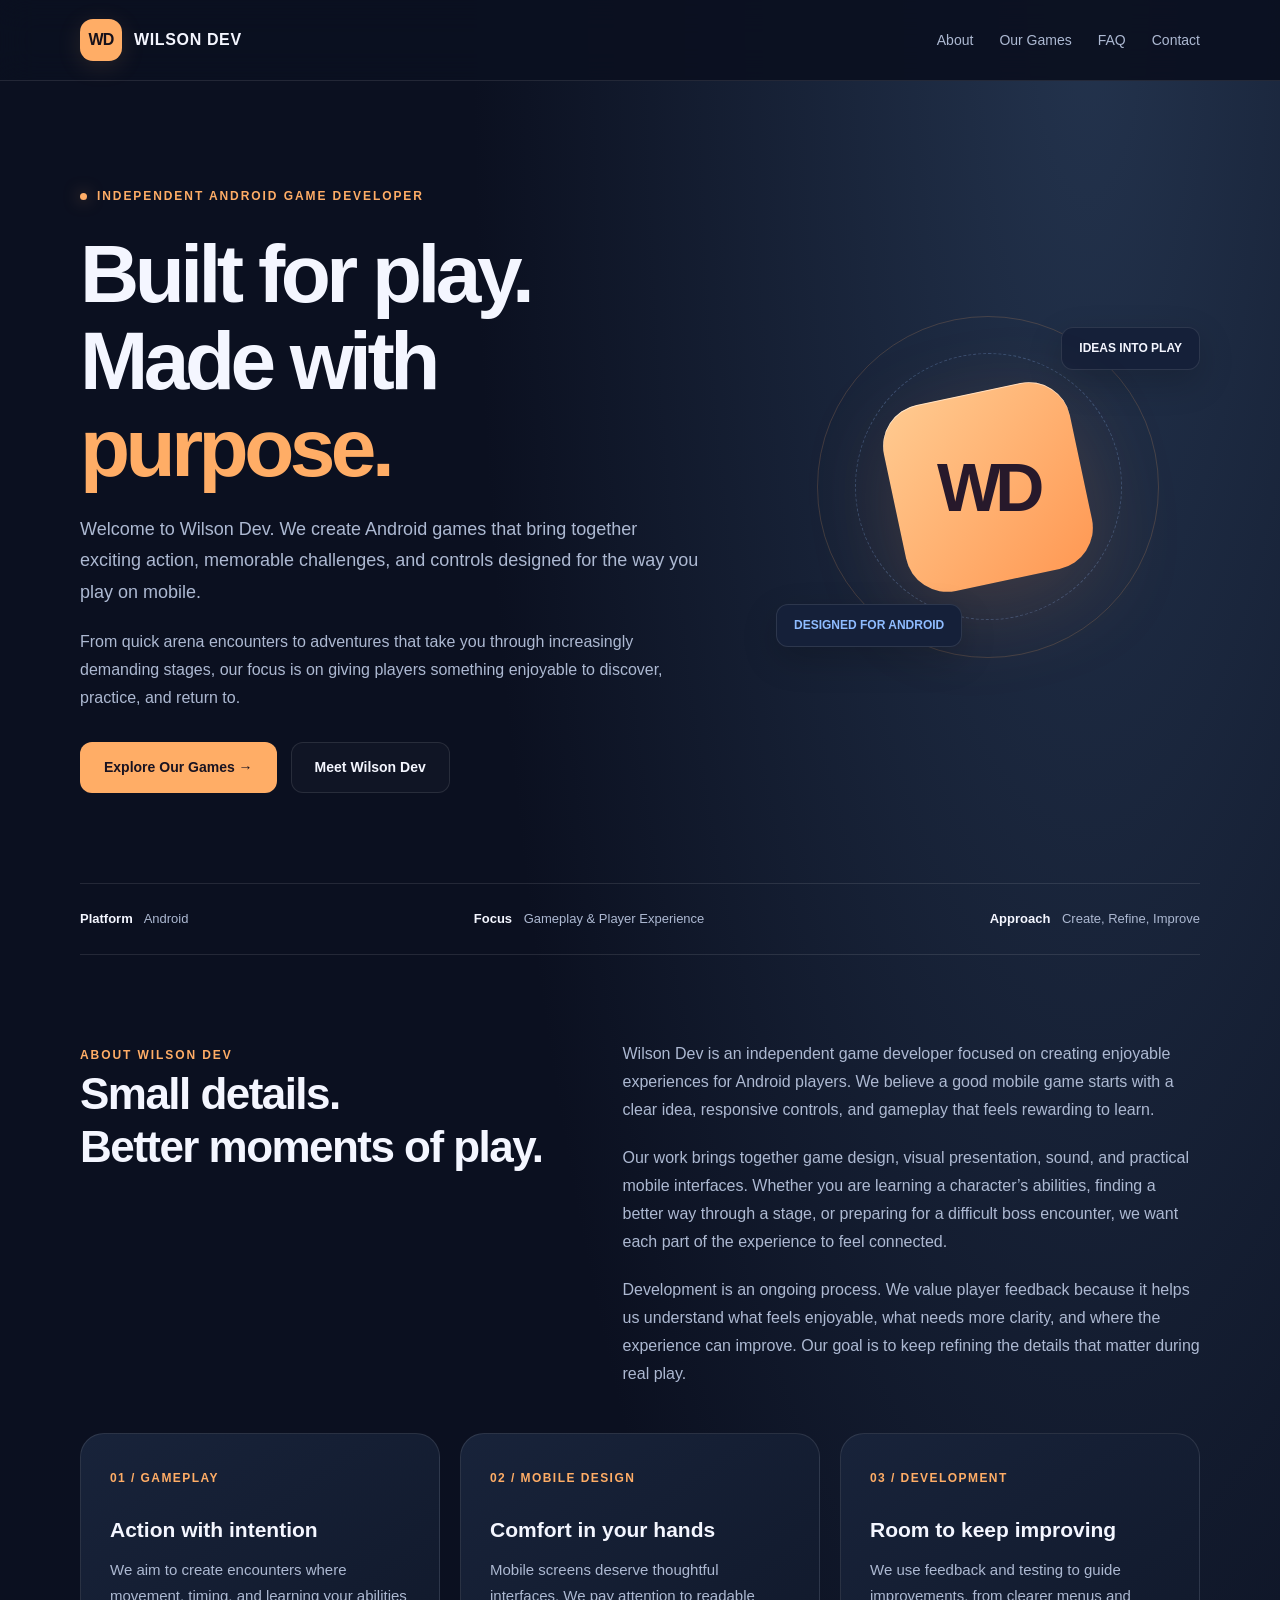
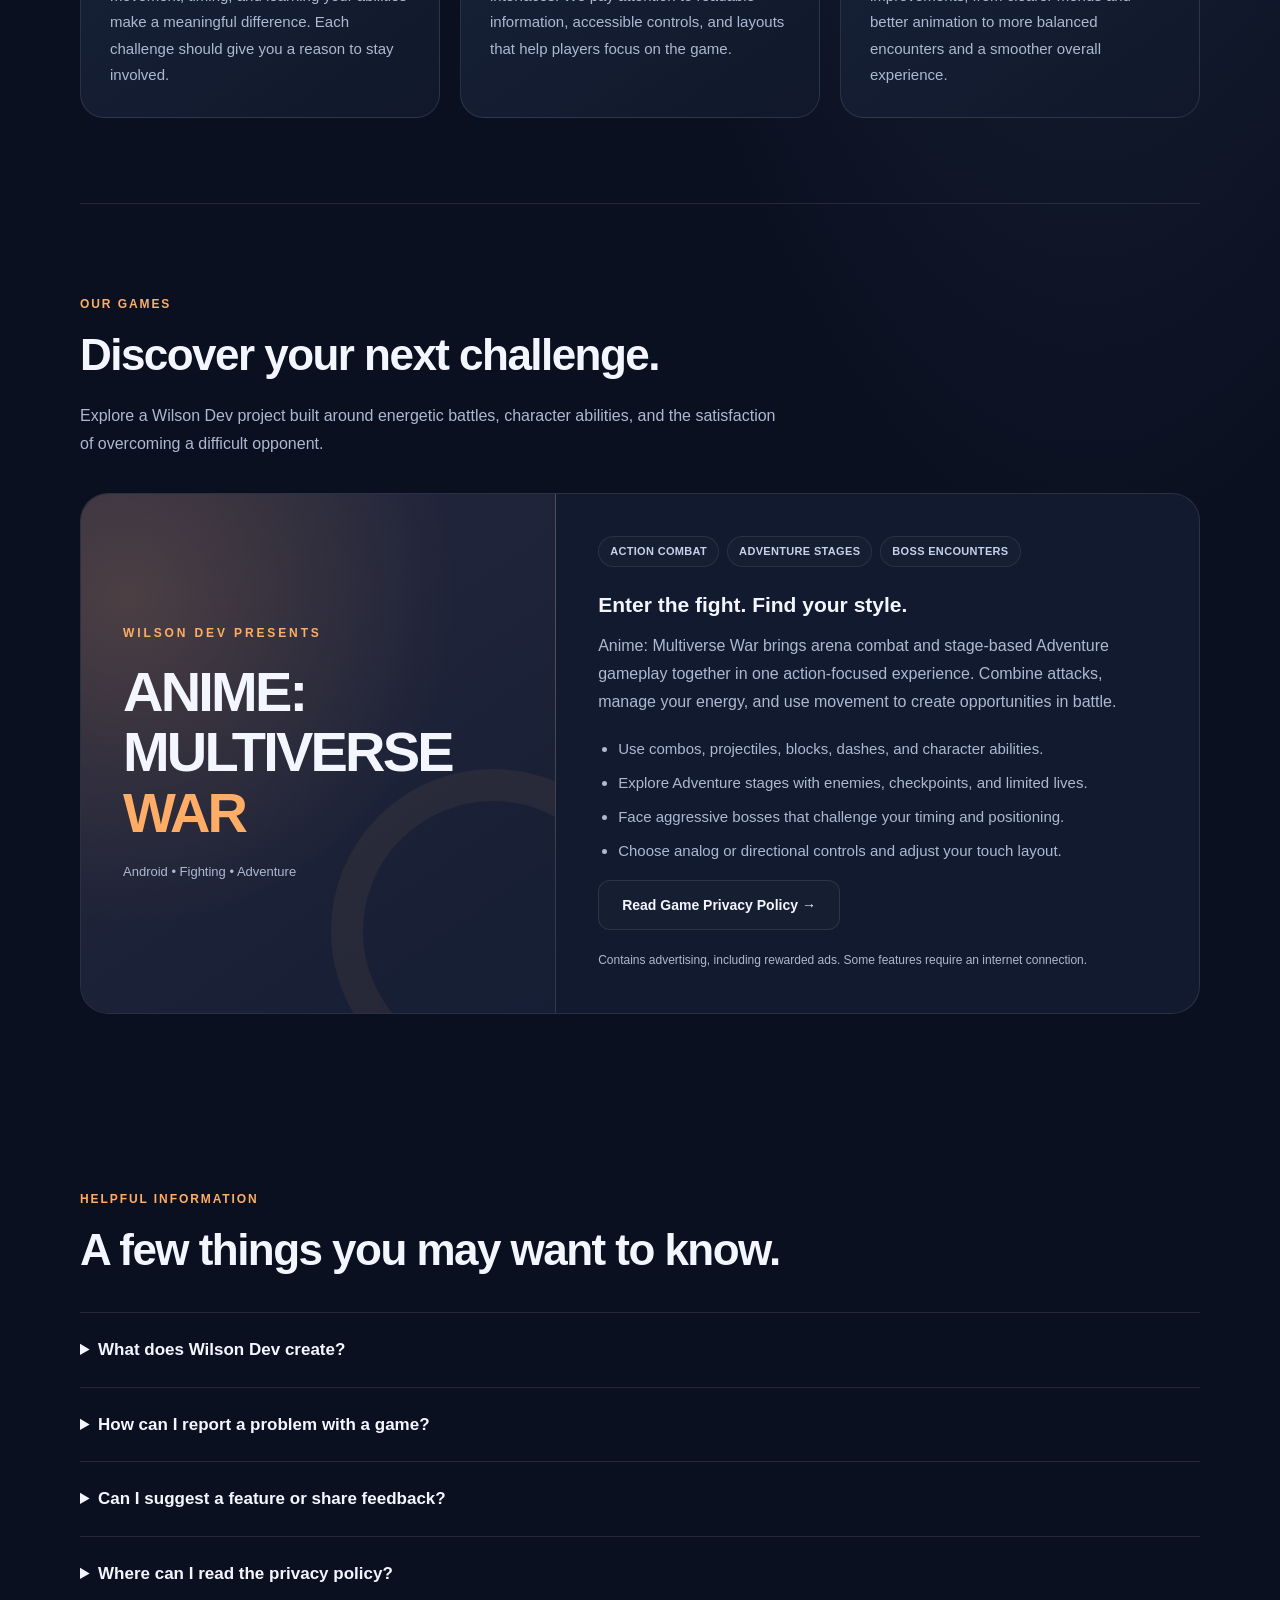
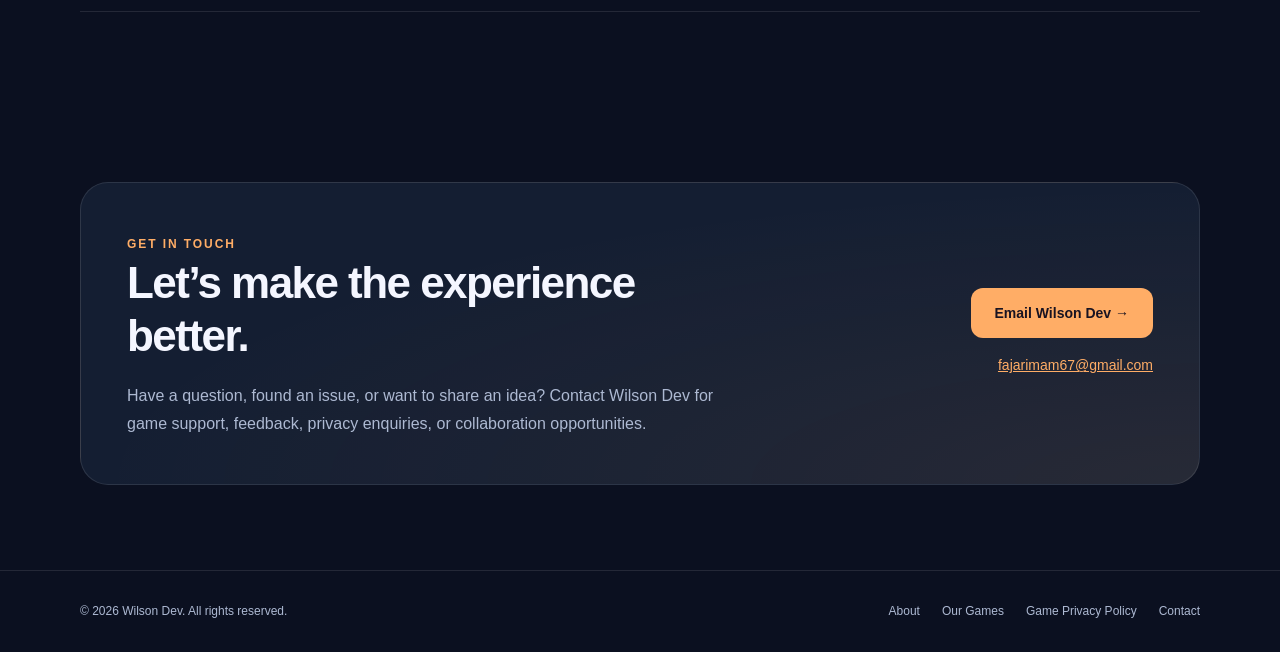
<file: index.html>
<!DOCTYPE html>
<html lang="en">
<head>
  <meta charset="UTF-8">
  <meta name="viewport" content="width=device-width, initial-scale=1.0">
  <meta name="theme-color" content="#0b1020">
  <meta name="description"
    content="Wilson Dev creates Android games with engaging combat, adventurous worlds, and comfortable mobile controls. Explore our games and get in touch.">

  <title>Wilson Dev | Android Game Developer</title>

  <style>
    :root {
      --bg: #0b1020;
      --surface: #111a2e;
      --text: #f4f6ff;
      --muted: #adb9d2;
      --orange: #ffad66;
      --blue: #8fbcff;
      --line: rgba(255, 255, 255, .1);
      --radius: 24px;
    }

    * {
      box-sizing: border-box;
    }

    html {
      scroll-behavior: smooth;
      scroll-padding-top: 100px;
    }

    body {
      margin: 0;
      background:
        radial-gradient(ellipse at 85% 0%, #23334d 0%, transparent 40%),
        var(--bg);
      color: var(--text);
      font-family: Inter, "Segoe UI", Arial, sans-serif;
      line-height: 1.75;
    }

    a {
      color: inherit;
    }

    a:focus-visible,
    summary:focus-visible {
      outline: 3px solid var(--orange);
      outline-offset: 6px;
    }

    .container {
      width: min(1120px, calc(100% - 44px));
      margin: auto;
    }

    .skip-link {
      position: absolute;
      top: -100px;
      left: 20px;
      padding: 10px 20px;
      background: var(--orange);
      color: var(--bg);
      z-index: 10;
    }

    .skip-link:focus {
      top: 10px;
    }

    header {
      position: sticky;
      top: 0;
      z-index: 5;
      background: rgba(11, 16, 32, .94);
      border-bottom: 1px solid var(--line);
      backdrop-filter: blur(16px);
    }

    .navigation {
      min-height: 80px;
      display: flex;
      align-items: center;
      justify-content: space-between;
      gap: 24px;
    }

    .logo {
      display: flex;
      align-items: center;
      gap: 12px;
      text-decoration: none;
      font-weight: 800;
      letter-spacing: .04em;
    }

    .logo-mark {
      display: grid;
      place-items: center;
      width: 42px;
      height: 42px;
      border-radius: 13px;
      background: var(--orange);
      color: #15101a;
      font-size: 16px;
      letter-spacing: -.05em;
      box-shadow: 0 5px 25px #ffad6620;
    }

    nav {
      display: flex;
      gap: 26px;
      flex-wrap: wrap;
    }

    nav a {
      color: var(--muted);
      font-size: 14px;
      text-decoration: none;
      transition: color .2s;
    }

    nav a:hover {
      color: var(--orange);
    }

    .hero {
      display: grid;
      grid-template-columns: 1.2fr .8fr;
      align-items: center;
      gap: 60px;
      padding: 100px 0 90px;
    }

    .eyebrow {
      display: inline-flex;
      align-items: center;
      gap: 10px;
      color: var(--orange);
      font-size: 12px;
      font-weight: 800;
      letter-spacing: .16em;
      text-transform: uppercase;
    }

    .dot {
      width: 7px;
      height: 7px;
      border-radius: 50%;
      background: var(--orange);
      box-shadow: 0 0 16px #ffad6680;
    }

    h1, h2, h3, p {
      margin-top: 0;
    }

    h1 {
      margin: 22px 0;
      font-size: clamp(48px, 6.8vw, 82px);
      line-height: 1.06;
      letter-spacing: -.055em;
    }

    h1 span {
      color: var(--orange);
    }

    h2 {
      font-size: clamp(30px, 4vw, 44px);
      line-height: 1.2;
      letter-spacing: -.035em;
      margin-bottom: 20px;
    }

    h3 {
      font-size: 21px;
      line-height: 1.4;
      margin-bottom: 12px;
    }

    p {
      color: var(--muted);
      margin-bottom: 20px;
    }

    .lead {
      max-width: 620px;
      font-size: 18px;
    }

    .buttons {
      display: flex;
      gap: 14px;
      flex-wrap: wrap;
      margin-top: 30px;
    }

    .button {
      display: inline-flex;
      justify-content: center;
      align-items: center;
      min-height: 50px;
      padding: 12px 23px;
      border: 1px solid transparent;
      border-radius: 12px;
      background: var(--orange);
      color: #191321;
      font-size: 14px;
      font-weight: 800;
      text-decoration: none;
      transition: transform .2s, box-shadow .2s;
    }

    .button:hover {
      transform: translateY(-3px);
      box-shadow: 0 10px 25px #ffad6620;
    }

    .button.secondary {
      border-color: var(--line);
      background: #ffffff06;
      color: var(--text);
    }

    .hero-art {
      position: relative;
      min-height: 390px;
      display: grid;
      place-items: center;
      isolation: isolate;
    }

    .hero-art::before,
    .hero-art::after {
      content: "";
      position: absolute;
      border: 1px solid #ffad662e;
      border-radius: 50%;
      z-index: -1;
    }

    .hero-art::before {
      width: 340px;
      height: 340px;
    }

    .hero-art::after {
      width: 265px;
      height: 265px;
      border-style: dashed;
      border-color: #8fbcff42;
    }

    .art-core {
      width: 190px;
      height: 190px;
      display: grid;
      place-items: center;
      border-radius: 42px;
      background: linear-gradient(140deg, #ffcb91, #ff9853);
      box-shadow:
        0 25px 90px #ff98532b,
        inset 0 1px 0 #ffffff8a;
      transform: rotate(-12deg);
    }

    .art-core span {
      color: #27192b;
      font-size: 68px;
      font-weight: 900;
      letter-spacing: -.09em;
      transform: rotate(12deg);
    }

    .floating-label {
      position: absolute;
      padding: 10px 17px;
      background: #152039;
      border: 1px solid var(--line);
      border-radius: 12px;
      color: var(--text);
      font-size: 12px;
      font-weight: 700;
      box-shadow: 0 12px 35px #00000030;
    }

    .label-top {
      top: 35px;
      right: 0;
    }

    .label-bottom {
      bottom: 35px;
      left: 0;
      color: var(--blue);
    }

    .intro-strip {
      display: flex;
      flex-wrap: wrap;
      justify-content: space-between;
      gap: 20px;
      padding: 24px 0;
      border-top: 1px solid var(--line);
      border-bottom: 1px solid var(--line);
      color: var(--muted);
      font-size: 13px;
    }

    .intro-strip strong {
      color: var(--text);
      margin-right: 8px;
    }

    section.content-section {
      padding: 85px 0;
    }

    .section-heading {
      max-width: 700px;
      margin-bottom: 35px;
    }

    .section-heading .eyebrow {
      margin-bottom: 14px;
    }

    .about-layout {
      display: grid;
      grid-template-columns: .9fr 1.1fr;
      gap: 70px;
      align-items: start;
    }

    .about-copy p:last-child {
      margin-bottom: 0;
    }

    .principles {
      display: grid;
      grid-template-columns: repeat(3, 1fr);
      gap: 20px;
      margin-top: 45px;
    }

    .card {
      padding: 29px;
      border: 1px solid var(--line);
      border-radius: var(--radius);
      background: linear-gradient(145deg, #18233a, #10182a);
    }

    .card-number {
      display: inline-block;
      color: var(--orange);
      font-size: 12px;
      font-weight: 800;
      letter-spacing: .12em;
      margin-bottom: 26px;
    }

    .card p {
      font-size: 15px;
      margin-bottom: 0;
    }

    .games-section {
      border-top: 1px solid var(--line);
    }

    .featured-game {
      display: grid;
      grid-template-columns: .85fr 1.15fr;
      overflow: hidden;
      border: 1px solid var(--line);
      border-radius: 28px;
      background: var(--surface);
    }

    .game-art {
      min-height: 400px;
      display: flex;
      flex-direction: column;
      justify-content: center;
      padding: 42px;
      background:
        radial-gradient(circle at 10% 20%, #ffad6630, transparent 55%),
        linear-gradient(145deg, #25273d, #151e34);
      border-right: 1px solid var(--line);
      position: relative;
      overflow: hidden;
    }

    .game-art::after {
      content: "";
      position: absolute;
      width: 260px;
      height: 260px;
      right: -100px;
      bottom: -80px;
      border: 32px solid #ffad6610;
      border-radius: 50%;
    }

    .game-art .small {
      color: var(--orange);
      font-size: 12px;
      font-weight: 800;
      letter-spacing: .24em;
    }

    .game-title {
      margin: 18px 0;
      font-size: clamp(38px, 5vw, 56px);
      font-weight: 900;
      line-height: 1.08;
      letter-spacing: -.05em;
    }

    .game-title span {
      color: var(--orange);
    }

    .game-art p {
      font-size: 13px;
      margin-bottom: 0;
    }

    .game-info {
      padding: 42px;
    }

    .tags {
      display: flex;
      flex-wrap: wrap;
      gap: 8px;
      margin-bottom: 23px;
    }

    .tag {
      padding: 5px 11px;
      border: 1px solid #ffffff15;
      background: #ffffff05;
      border-radius: 30px;
      color: #c6d2eb;
      font-size: 11px;
      font-weight: 700;
      letter-spacing: .03em;
    }

    .game-info ul {
      padding-left: 20px;
      color: var(--muted);
      font-size: 15px;
    }

    .game-info li {
      margin-bottom: 8px;
    }

    .game-note {
      font-size: 12px;
      margin: 20px 0 0;
    }

    .faq-list {
      border-top: 1px solid var(--line);
    }

    details {
      border-bottom: 1px solid var(--line);
      padding: 22px 0;
    }

    summary {
      cursor: pointer;
      font-size: 17px;
      font-weight: 700;
      padding-right: 12px;
    }

    details p {
      max-width: 850px;
      margin: 16px 0 0;
      font-size: 15px;
    }

    details a {
      color: var(--orange);
      overflow-wrap: anywhere;
    }

    .contact-panel {
      display: grid;
      grid-template-columns: 1.2fr .8fr;
      gap: 35px;
      align-items: center;
      padding: 46px;
      background:
        radial-gradient(ellipse at 100% 100%, #ffad6615, transparent 70%),
        #141e32;
      border: 1px solid var(--line);
      border-radius: 28px;
    }

    .contact-panel p {
      margin-bottom: 0;
    }

    .contact-action {
      text-align: right;
    }

    .email {
      display: inline-block;
      margin-top: 15px;
      color: var(--orange);
      font-size: 14px;
      overflow-wrap: anywhere;
    }

    footer {
      border-top: 1px solid var(--line);
      padding: 30px 0;
    }

    .footer-content {
      display: flex;
      align-items: center;
      justify-content: space-between;
      gap: 20px;
      flex-wrap: wrap;
    }

    .footer-content p {
      margin: 0;
      font-size: 12px;
    }

    .footer-links {
      display: flex;
      flex-wrap: wrap;
      gap: 22px;
    }

    .footer-links a {
      font-size: 12px;
      color: var(--muted);
      text-decoration: none;
    }

    .footer-links a:hover {
      color: var(--orange);
    }

    @media (max-width: 900px) {
      .hero {
        gap: 20px;
      }

      .hero-art::before {
        width: 270px;
        height: 270px;
      }

      .hero-art::after {
        width: 225px;
        height: 225px;
      }

      .art-core {
        width: 155px;
        height: 155px;
      }

      .art-core span {
        font-size: 56px;
      }

      .about-layout {
        gap: 35px;
      }

      .principles {
        gap: 12px;
      }

      .card {
        padding: 23px;
      }

      .game-info,
      .game-art {
        padding: 30px;
      }
    }

    @media (max-width: 700px) {
      .container {
        width: calc(100% - 36px);
      }

      .navigation {
        padding: 16px 0;
        flex-direction: column;
        align-items: flex-start;
        gap: 15px;
      }

      nav {
        gap: 20px;
      }

      nav a {
        font-size: 13px;
      }

      .hero {
        grid-template-columns: 1fr;
        padding: 65px 0 45px;
        gap: 20px;
      }

      .hero-art {
        min-height: 300px;
        max-width: 340px;
        width: 100%;
        margin: auto;
      }

      .label-top {
        top: 22px;
      }

      .label-bottom {
        bottom: 22px;
      }

      .intro-strip {
        flex-direction: column;
        gap: 10px;
      }

      section.content-section {
        padding: 60px 0;
      }

      .about-layout,
      .principles,
      .featured-game,
      .contact-panel {
        grid-template-columns: 1fr;
      }

      .about-layout {
        gap: 10px;
      }

      .principles {
        margin-top: 30px;
        gap: 16px;
      }

      .card-number {
        margin-bottom: 16px;
      }

      .game-art {
        min-height: 280px;
        border-right: 0;
        border-bottom: 1px solid var(--line);
      }

      .contact-panel {
        padding: 28px;
        gap: 22px;
      }

      .contact-action {
        text-align: left;
      }

      .footer-content {
        align-items: flex-start;
        flex-direction: column;
      }
    }

    @media (prefers-reduced-motion: reduce) {
      html {
        scroll-behavior: auto;
      }

      * {
        transition: none !important;
      }
    }
  </style>
</head>

<body>
  <a class="skip-link" href="#main">Skip to content</a>

  <header>
    <div class="container navigation">
      <a class="logo" href="index.html" aria-label="Wilson Dev home">
        <span class="logo-mark" aria-hidden="true">WD</span>
        <span>WILSON DEV</span>
      </a>

      <nav aria-label="Main navigation">
        <a href="#about">About</a>
        <a href="#games">Our Games</a>
        <a href="#faq">FAQ</a>
        <a href="#contact">Contact</a>
      </nav>
    </div>
  </header>

  <main id="main" class="container">
    <section class="hero" aria-labelledby="hero-title">
      <div>
        <div class="eyebrow">
          <span class="dot" aria-hidden="true"></span>
          Independent Android Game Developer
        </div>

        <h1 id="hero-title">
          Built for play.<br>
          Made with <span>purpose.</span>
        </h1>

        <p class="lead">
          Welcome to Wilson Dev. We create Android games that bring together
          exciting action, memorable challenges, and controls designed for
          the way you play on mobile.
        </p>

        <p>
          From quick arena encounters to adventures that take you through
          increasingly demanding stages, our focus is on giving players
          something enjoyable to discover, practice, and return to.
        </p>

        <div class="buttons">
          <a class="button" href="#games">Explore Our Games &rarr;</a>
          <a class="button secondary" href="#about">Meet Wilson Dev</a>
        </div>
      </div>

      <div class="hero-art" aria-hidden="true">
        <div class="floating-label label-top">IDEAS INTO PLAY</div>
        <div class="art-core"><span>WD</span></div>
        <div class="floating-label label-bottom">DESIGNED FOR ANDROID</div>
      </div>
    </section>

    <div class="intro-strip" aria-label="Development focus">
      <span><strong>Platform</strong> Android</span>
      <span><strong>Focus</strong> Gameplay &amp; Player Experience</span>
      <span><strong>Approach</strong> Create, Refine, Improve</span>
    </div>

    <section id="about" class="content-section">
      <div class="about-layout">
        <div>
          <div class="eyebrow">About Wilson Dev</div>
          <h2>Small details.<br>Better moments of play.</h2>
        </div>

        <div class="about-copy">
          <p>
            Wilson Dev is an independent game developer focused on creating
            enjoyable experiences for Android players. We believe a good
            mobile game starts with a clear idea, responsive controls, and
            gameplay that feels rewarding to learn.
          </p>

          <p>
            Our work brings together game design, visual presentation, sound,
            and practical mobile interfaces. Whether you are learning a
            character’s abilities, finding a better way through a stage, or
            preparing for a difficult boss encounter, we want each part of
            the experience to feel connected.
          </p>

          <p>
            Development is an ongoing process. We value player feedback
            because it helps us understand what feels enjoyable, what needs
            more clarity, and where the experience can improve. Our goal is
            to keep refining the details that matter during real play.
          </p>
        </div>
      </div>

      <div class="principles">
        <article class="card">
          <span class="card-number">01 / GAMEPLAY</span>
          <h3>Action with intention</h3>
          <p>
            We aim to create encounters where movement, timing, and learning
            your abilities make a meaningful difference. Each challenge
            should give you a reason to stay involved.
          </p>
        </article>

        <article class="card">
          <span class="card-number">02 / MOBILE DESIGN</span>
          <h3>Comfort in your hands</h3>
          <p>
            Mobile screens deserve thoughtful interfaces. We pay attention
            to readable information, accessible controls, and layouts that
            help players focus on the game.
          </p>
        </article>

        <article class="card">
          <span class="card-number">03 / DEVELOPMENT</span>
          <h3>Room to keep improving</h3>
          <p>
            We use feedback and testing to guide improvements, from clearer
            menus and better animation to more balanced encounters and a
            smoother overall experience.
          </p>
        </article>
      </div>
    </section>

    <section id="games" class="content-section games-section">
      <div class="section-heading">
        <div class="eyebrow">Our Games</div>
        <h2>Discover your next challenge.</h2>
        <p>
          Explore a Wilson Dev project built around energetic battles,
          character abilities, and the satisfaction of overcoming a
          difficult opponent.
        </p>
      </div>

      <article class="featured-game">
        <div class="game-art">
          <span class="small">WILSON DEV PRESENTS</span>

          <div class="game-title">
            ANIME:<br>
            MULTIVERSE<br>
            <span>WAR</span>
          </div>

          <p>Android &bull; Fighting &bull; Adventure</p>
        </div>

        <div class="game-info">
          <div class="tags">
            <span class="tag">ACTION COMBAT</span>
            <span class="tag">ADVENTURE STAGES</span>
            <span class="tag">BOSS ENCOUNTERS</span>
          </div>

          <h3>Enter the fight. Find your style.</h3>

          <p>
            Anime: Multiverse War brings arena combat and stage-based
            Adventure gameplay together in one action-focused experience.
            Combine attacks, manage your energy, and use movement to create
            opportunities in battle.
          </p>

          <ul>
            <li>
              Use combos, projectiles, blocks, dashes, and character abilities.
            </li>
            <li>
              Explore Adventure stages with enemies, checkpoints, and
              limited lives.
            </li>
            <li>
              Face aggressive bosses that challenge your timing and positioning.
            </li>
            <li>
              Choose analog or directional controls and adjust your touch layout.
            </li>
          </ul>

          <a
            class="button secondary"
            href="privacy-policy-for-anime-multiverse-war.html">
            Read Game Privacy Policy &rarr;
          </a>

          <p class="game-note">
            Contains advertising, including rewarded ads. Some features
            require an internet connection.
          </p>
        </div>
      </article>
    </section>

    <section id="faq" class="content-section">
      <div class="section-heading">
        <div class="eyebrow">Helpful Information</div>
        <h2>A few things you may want to know.</h2>
      </div>

      <div class="faq-list">
        <details>
          <summary>What does Wilson Dev create?</summary>
          <p>
            Wilson Dev develops Android games with a focus on enjoyable
            gameplay, action, and mobile-friendly controls. This website
            introduces our projects and provides access to support and
            game-specific privacy information.
          </p>
        </details>

        <details>
          <summary>How can I report a problem with a game?</summary>
          <p>
            Email
            <a href="mailto:fajarimam67@gmail.com">fajarimam67@gmail.com</a>
            with the game name, your device model, Android version, and a
            description of the problem. If possible, include the steps that
            caused it and a screenshot. Please do not include passwords or
            sensitive account information.
          </p>
        </details>

        <details>
          <summary>Can I suggest a feature or share feedback?</summary>
          <p>
            Yes. We welcome constructive feedback about gameplay, controls,
            accessibility, and the overall player experience. Send your
            suggestion by email and explain how it could improve the game.
            Suggestions help inform development, although we cannot promise
            that every request will be implemented.
          </p>
        </details>

        <details>
          <summary>Where can I read the privacy policy?</summary>
          <p>
            The privacy policy for Anime: Multiverse War is available
            <a href="privacy-policy-for-anime-multiverse-war.html">here</a>.
            It explains the information processed by the game and its
            advertising services, along with available privacy choices
            and contact details.
          </p>
        </details>
      </div>
    </section>

    <section id="contact" class="content-section">
      <div class="contact-panel">
        <div>
          <div class="eyebrow">Get in Touch</div>
          <h2>Let’s make the experience better.</h2>
          <p>
            Have a question, found an issue, or want to share an idea?
            Contact Wilson Dev for game support, feedback, privacy
            enquiries, or collaboration opportunities.
          </p>
        </div>

        <div class="contact-action">
          <a class="button" href="mailto:fajarimam67@gmail.com">
            Email Wilson Dev &rarr;
          </a>
          <br>
          <a class="email" href="mailto:fajarimam67@gmail.com">
            fajarimam67@gmail.com
          </a>
        </div>
      </div>
    </section>
  </main>

  <footer>
    <div class="container footer-content">
      <p>&copy; 2026 Wilson Dev. All rights reserved.</p>

      <div class="footer-links">
        <a href="#about">About</a>
        <a href="#games">Our Games</a>
        <a href="privacy-policy-for-anime-multiverse-war.html">
          Game Privacy Policy
        </a>
        <a href="mailto:fajarimam67@gmail.com">Contact</a>
      </div>
    </div>
  </footer>
</body>
</html>
</file>
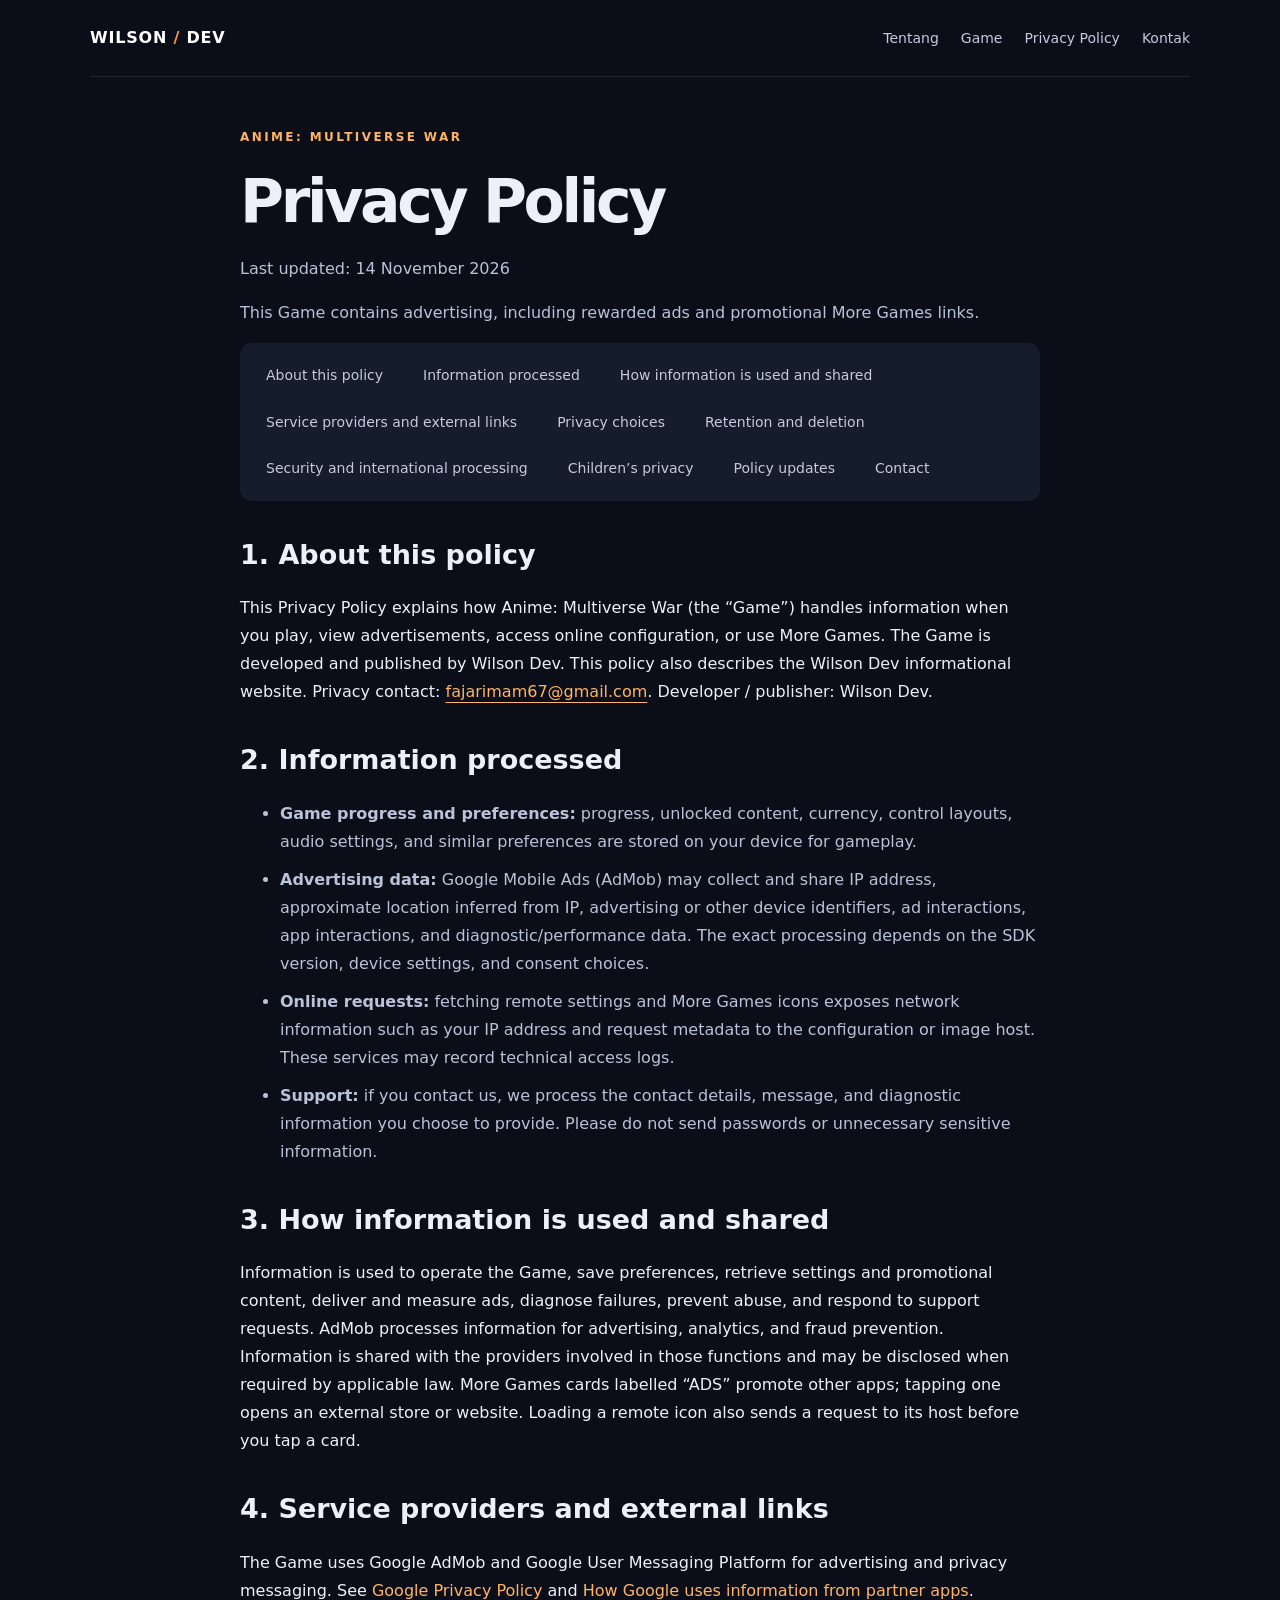
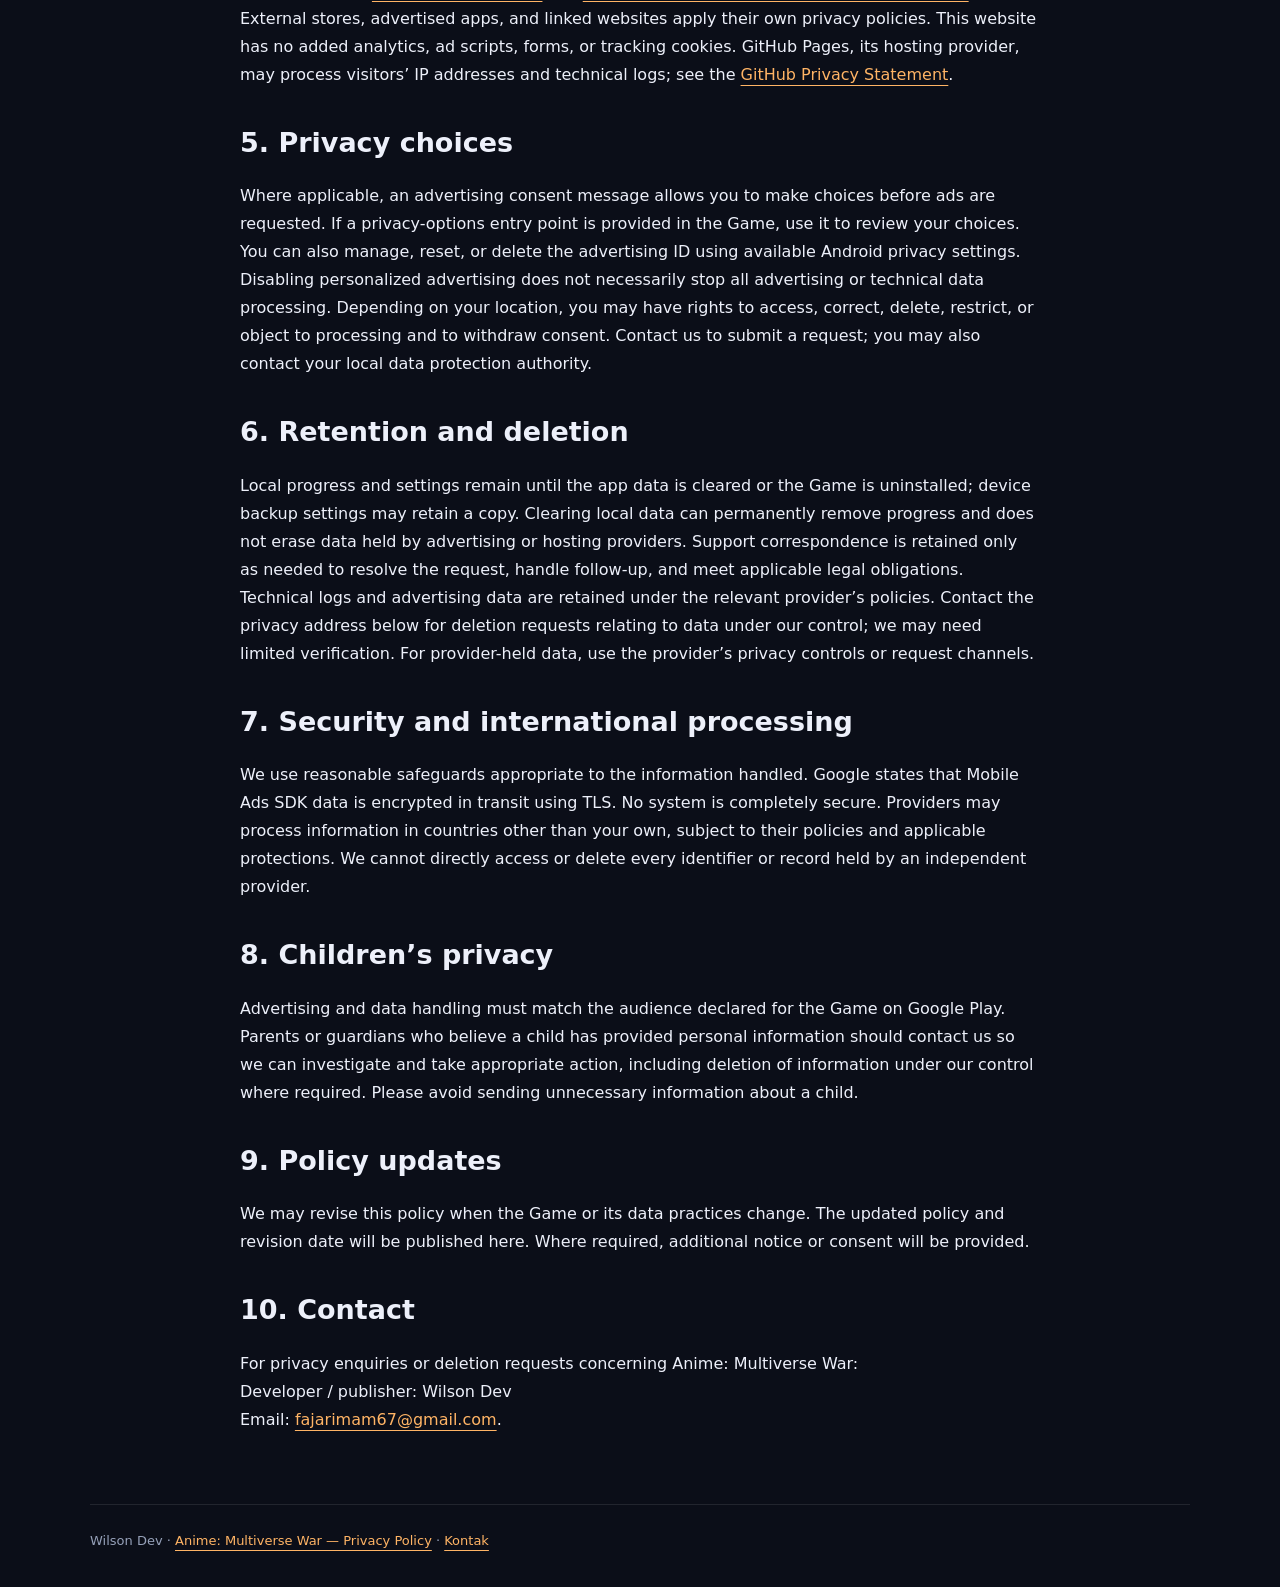
<file: privacy-policy-for-anime-multiverse-war.html>
<!doctype html><html lang="en"><head><meta charset="utf-8"><meta name="viewport" content="width=device-width,initial-scale=1"><meta name="theme-color" content="#0b0e18"><meta name="description" content="Anime: Multiverse War — Android fighting and Adventure game. Game information and privacy policy."><title>Privacy Policy | Anime: Multiverse War</title><link rel="stylesheet" href="style.css"></head><body><header><a class="brand" href="index.html">WILSON <span style="color:#ff9a43">/</span> DEV</a><nav aria-label="Main navigation"><a href="index.html#about">Tentang</a><a href="index.html#games">Game</a><a href="privacy-policy-for-anime-multiverse-war.html">Privacy Policy</a><a href="index.html#support">Kontak</a></nav></header><main class="policy"><div class="eyebrow">Anime: Multiverse War</div><h1>Privacy Policy</h1><p>Last updated: 14 November 2026</p><p>This Game contains advertising, including rewarded ads and promotional More Games links.</p><nav class="toc" aria-label="Policy sections"><a href="#scope">About this policy</a><a href="#data">Information processed</a><a href="#purpose">How information is used and shared</a><a href="#providers">Service providers and external links</a><a href="#choices">Privacy choices</a><a href="#retention">Retention and deletion</a><a href="#security">Security and international processing</a><a href="#children">Children’s privacy</a><a href="#updates">Policy updates</a><a href="#contact">Contact</a></nav><section id="scope"><h2>1. About this policy</h2><div>This Privacy Policy explains how Anime: Multiverse War (the “Game”) handles information when you play, view advertisements, access online configuration, or use More Games. The Game is developed and published by Wilson Dev. This policy also describes the Wilson Dev informational website. Privacy contact: <a href="mailto:fajarimam67@gmail.com">fajarimam67@gmail.com</a>. Developer / publisher: Wilson Dev.</div></section><section id="data"><h2>2. Information processed</h2><div><ul><li><strong>Game progress and preferences:</strong> progress, unlocked content, currency, control layouts, audio settings, and similar preferences are stored on your device for gameplay.</li><li><strong>Advertising data:</strong> Google Mobile Ads (AdMob) may collect and share IP address, approximate location inferred from IP, advertising or other device identifiers, ad interactions, app interactions, and diagnostic/performance data. The exact processing depends on the SDK version, device settings, and consent choices.</li><li><strong>Online requests:</strong> fetching remote settings and More Games icons exposes network information such as your IP address and request metadata to the configuration or image host. These services may record technical access logs.</li><li><strong>Support:</strong> if you contact us, we process the contact details, message, and diagnostic information you choose to provide. Please do not send passwords or unnecessary sensitive information.</li></ul></div></section><section id="purpose"><h2>3. How information is used and shared</h2><div>Information is used to operate the Game, save preferences, retrieve settings and promotional content, deliver and measure ads, diagnose failures, prevent abuse, and respond to support requests. AdMob processes information for advertising, analytics, and fraud prevention. Information is shared with the providers involved in those functions and may be disclosed when required by applicable law. More Games cards labelled “ADS” promote other apps; tapping one opens an external store or website. Loading a remote icon also sends a request to its host before you tap a card.</div></section><section id="providers"><h2>4. Service providers and external links</h2><div>The Game uses Google AdMob and Google User Messaging Platform for advertising and privacy messaging. See <a href="https://policies.google.com/privacy">Google Privacy Policy</a> and <a href="https://policies.google.com/technologies/partner-sites">How Google uses information from partner apps</a>. External stores, advertised apps, and linked websites apply their own privacy policies. This website has no added analytics, ad scripts, forms, or tracking cookies. GitHub Pages, its hosting provider, may process visitors’ IP addresses and technical logs; see the <a href="https://docs.github.com/en/site-policy/privacy-policies/github-general-privacy-statement">GitHub Privacy Statement</a>.</div></section><section id="choices"><h2>5. Privacy choices</h2><div>Where applicable, an advertising consent message allows you to make choices before ads are requested. If a privacy-options entry point is provided in the Game, use it to review your choices. You can also manage, reset, or delete the advertising ID using available Android privacy settings. Disabling personalized advertising does not necessarily stop all advertising or technical data processing. Depending on your location, you may have rights to access, correct, delete, restrict, or object to processing and to withdraw consent. Contact us to submit a request; you may also contact your local data protection authority.</div></section><section id="retention"><h2>6. Retention and deletion</h2><div>Local progress and settings remain until the app data is cleared or the Game is uninstalled; device backup settings may retain a copy. Clearing local data can permanently remove progress and does not erase data held by advertising or hosting providers. Support correspondence is retained only as needed to resolve the request, handle follow-up, and meet applicable legal obligations. Technical logs and advertising data are retained under the relevant provider’s policies. Contact the privacy address below for deletion requests relating to data under our control; we may need limited verification. For provider-held data, use the provider’s privacy controls or request channels.</div></section><section id="security"><h2>7. Security and international processing</h2><div>We use reasonable safeguards appropriate to the information handled. Google states that Mobile Ads SDK data is encrypted in transit using TLS. No system is completely secure. Providers may process information in countries other than your own, subject to their policies and applicable protections. We cannot directly access or delete every identifier or record held by an independent provider.</div></section><section id="children"><h2>8. Children’s privacy</h2><div>Advertising and data handling must match the audience declared for the Game on Google Play. Parents or guardians who believe a child has provided personal information should contact us so we can investigate and take appropriate action, including deletion of information under our control where required. Please avoid sending unnecessary information about a child.</div></section><section id="updates"><h2>9. Policy updates</h2><div>We may revise this policy when the Game or its data practices change. The updated policy and revision date will be published here. Where required, additional notice or consent will be provided.</div></section><section id="contact"><h2>10. Contact</h2><div>For privacy enquiries or deletion requests concerning Anime: Multiverse War:<br>Developer / publisher: Wilson Dev<br>Email: <a href="mailto:fajarimam67@gmail.com">fajarimam67@gmail.com</a>.</div></section></main><footer>Wilson Dev · <a href="privacy-policy-for-anime-multiverse-war.html">Anime: Multiverse War — Privacy Policy</a> · <a href="mailto:fajarimam67@gmail.com">Kontak</a></footer></body></html>
</file>
<file: style.css>
*{box-sizing:border-box}html{scroll-behavior:smooth}body{margin:0;background:#0b0e18;color:#edf0fa;font:16px/1.75 system-ui,-apple-system,Segoe UI,sans-serif}a{color:#ffb465;text-underline-offset:5px}a:focus-visible{outline:3px solid #ffb465;outline-offset:5px}header,main,footer{width:min(1100px,90%);margin:auto}header{display:flex;align-items:center;justify-content:space-between;padding:24px 0;border-bottom:1px solid #ffffff18;gap:20px}.brand{color:white;text-decoration:none;font-weight:850;letter-spacing:.05em}nav{display:flex;gap:22px;flex-wrap:wrap}nav a{color:#c5cadd;text-decoration:none;font-size:14px}.hero{padding:100px 0 70px;max-width:850px}.eyebrow{font-size:12px;color:#ffb465;letter-spacing:.2em;font-weight:800;text-transform:uppercase}h1{font-size:clamp(42px,8vw,88px);line-height:1.05;letter-spacing:-.055em;margin:22px 0}h1 span{color:#ff9a43}h2{line-height:1.3;font-size:27px;margin-top:36px}h3{line-height:1.3}p{color:#b9c2d8}.lead{font-size:20px;max-width:620px}.button{display:inline-block;background:#ff9a43;color:#17111a;border-radius:10px;padding:12px 23px;text-decoration:none;font-weight:800;margin:16px 12px 0 0}.secondary{background:#20283d;color:white}.grid{display:grid;grid-template-columns:repeat(3,1fr);gap:20px;margin:30px 0 70px}.card{padding:28px;background:linear-gradient(140deg,#1d253b,#121827);border:1px solid #ffffff15;border-radius:16px}.number{color:#ff9a43;font-size:13px;font-weight:800;letter-spacing:.12em}.card p{margin-bottom:0}.band{padding:30px;border-left:3px solid #ff9a43;background:#151c2c;border-radius:6px;margin-bottom:60px}footer{padding:25px 0 35px;border-top:1px solid #ffffff18;color:#96a1b9;font-size:13px}.policy{max-width:800px;padding:50px 0 70px}.policy h1{font-size:clamp(38px,7vw,60px)}.policy li{color:#b9c2d8;margin-bottom:10px}.notice{background:#342818;border:1px solid #806035;color:#ffe1ab;padding:18px;border-radius:10px}.toc{padding:20px 26px;background:#151c2c;border-radius:12px}.toc a{display:inline-block;margin-right:18px}.edit{color:#ffd5a5;font-weight:700;overflow-wrap:anywhere}@media(max-width:700px){header{align-items:flex-start;flex-direction:column;gap:12px}.hero{padding:65px 0 40px}.grid{grid-template-columns:1fr;gap:14px;margin-bottom:40px}.card{padding:24px}.lead{font-size:18px}nav{gap:18px}.policy{padding-top:30px}}@media(prefers-reduced-motion:reduce){html{scroll-behavior:auto}}
</file>
